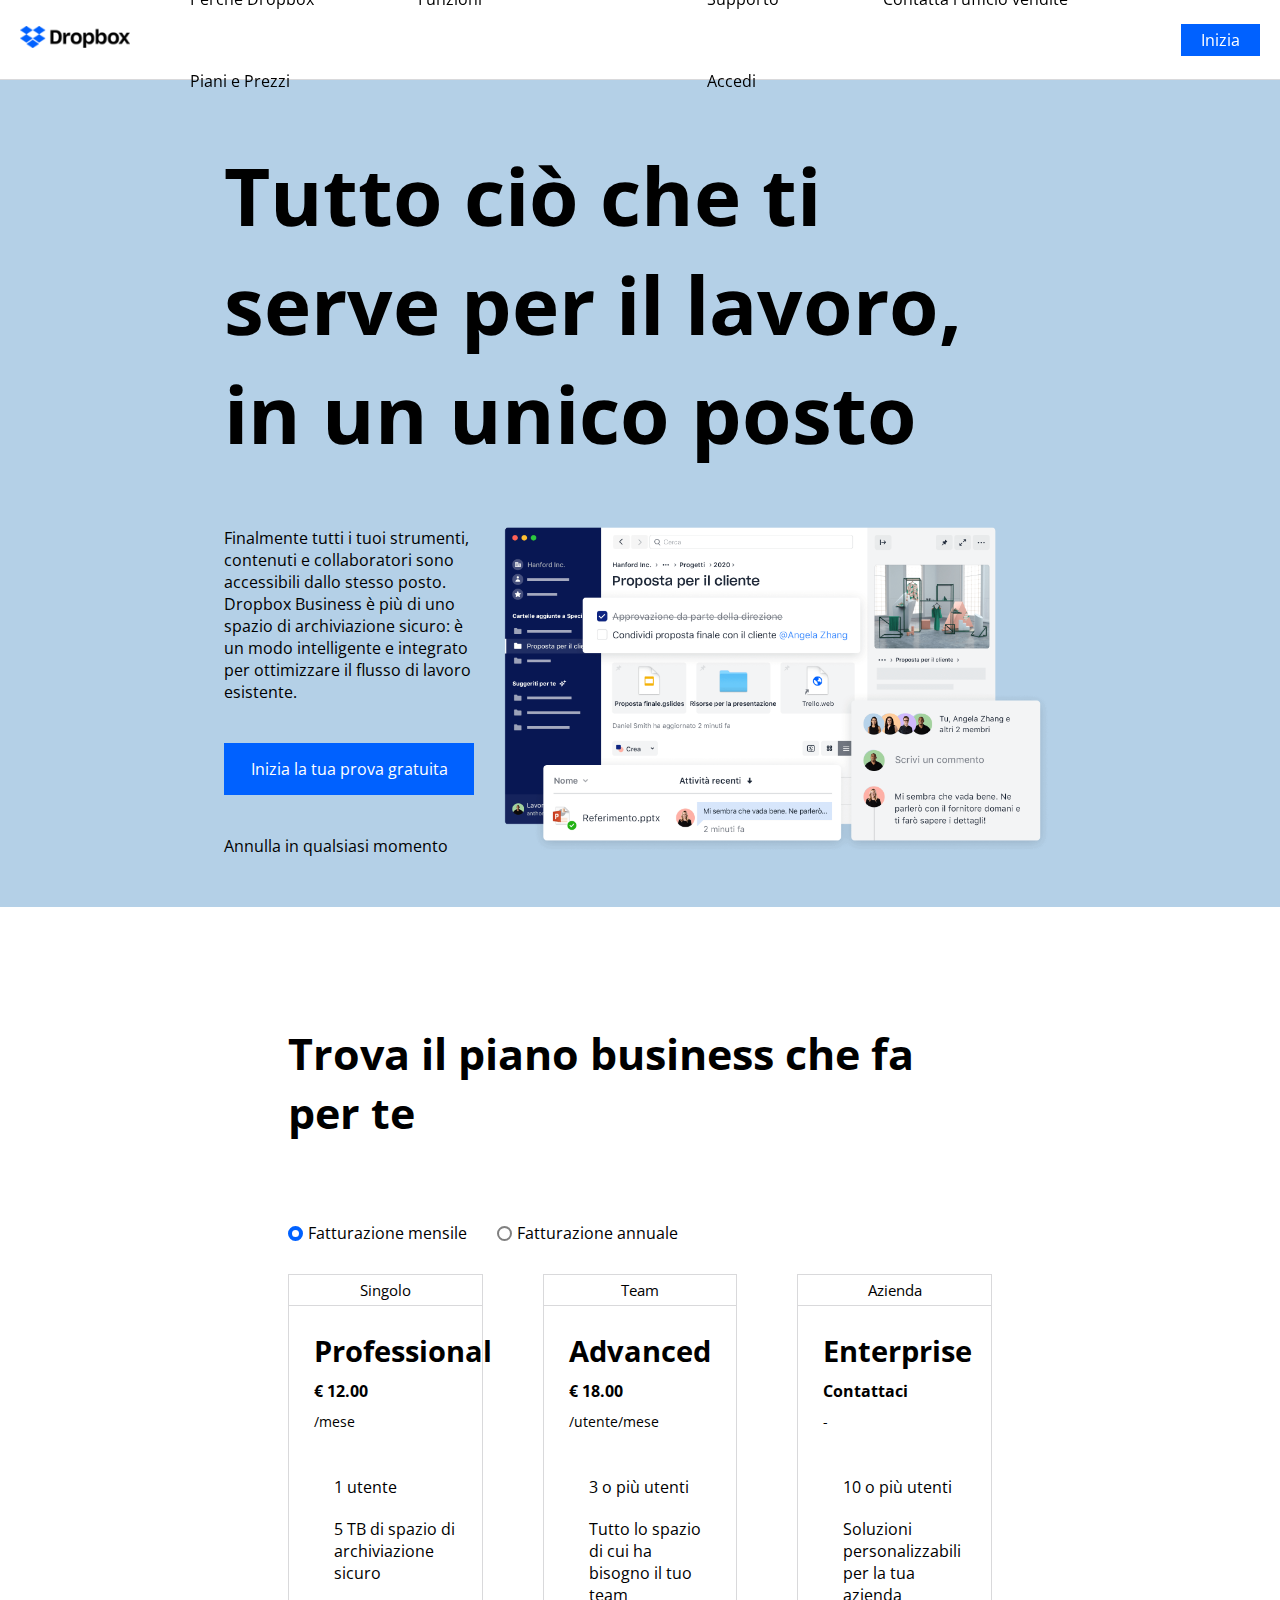
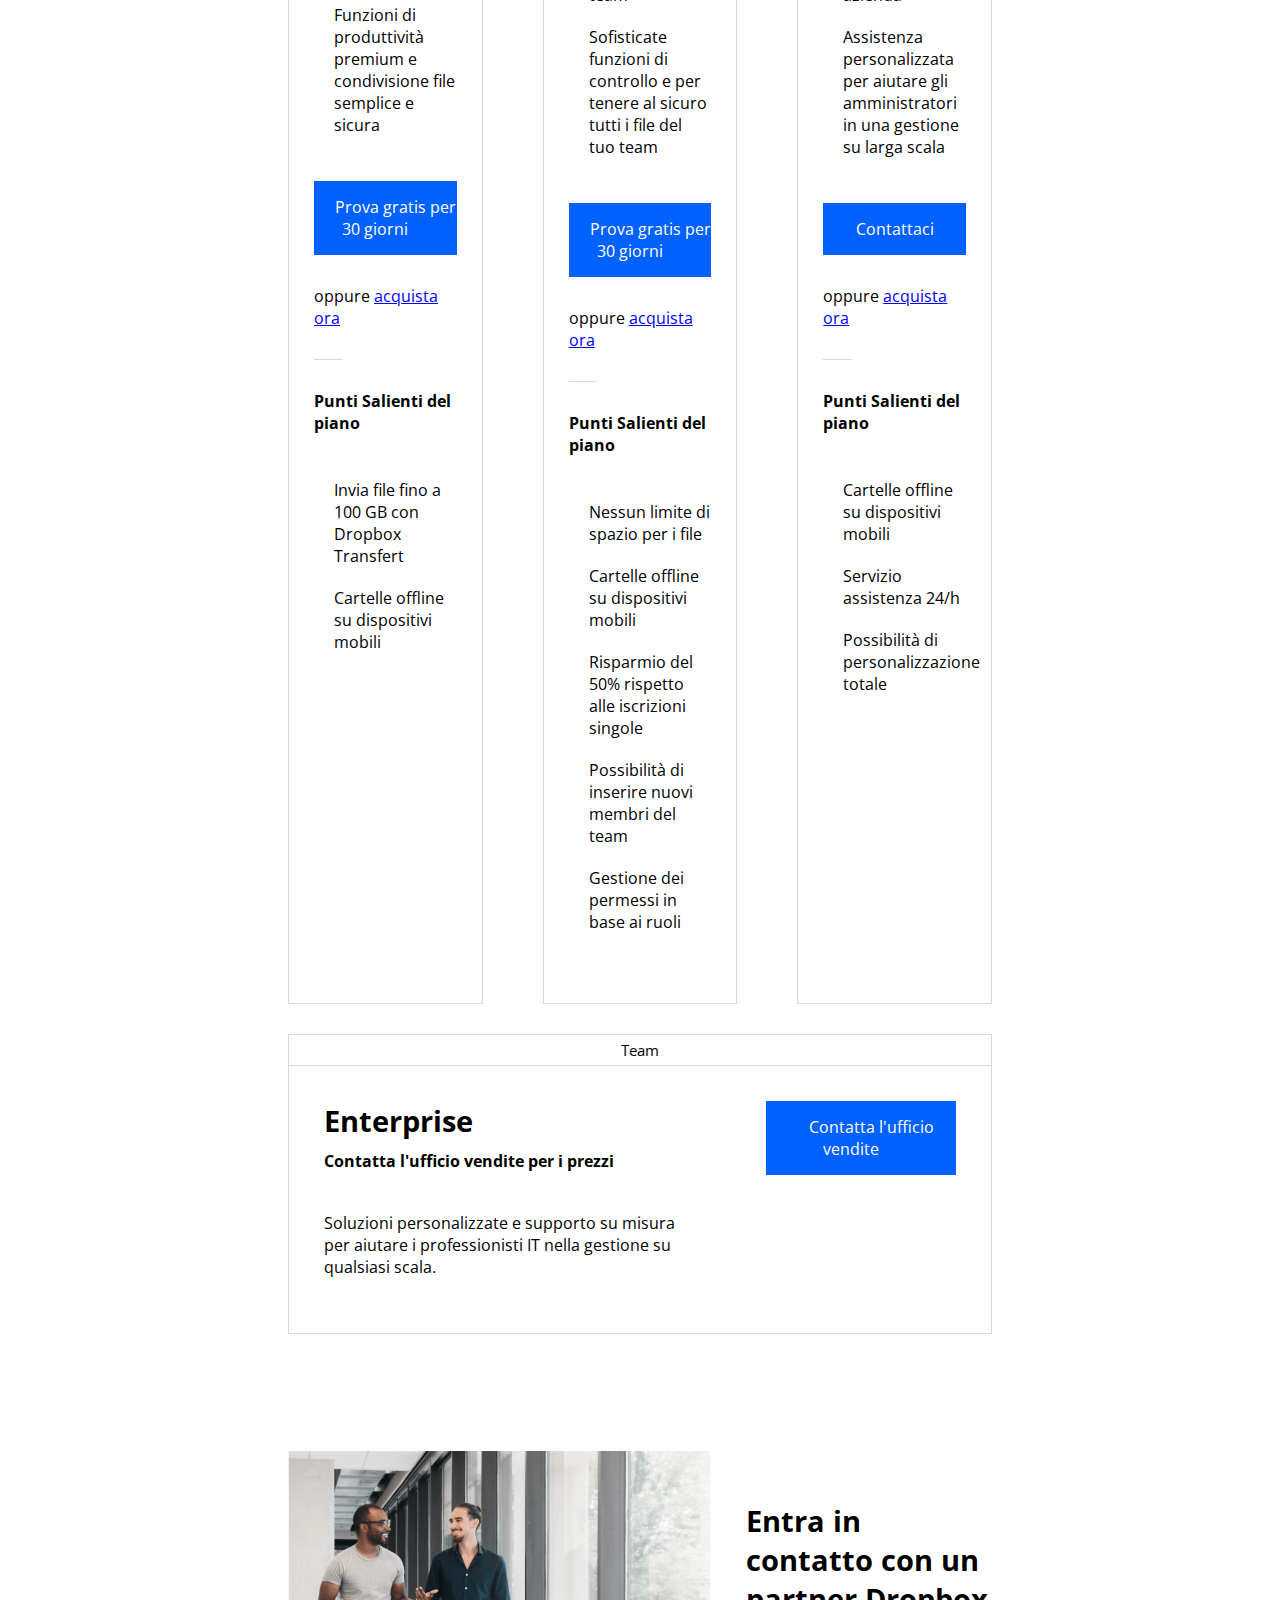
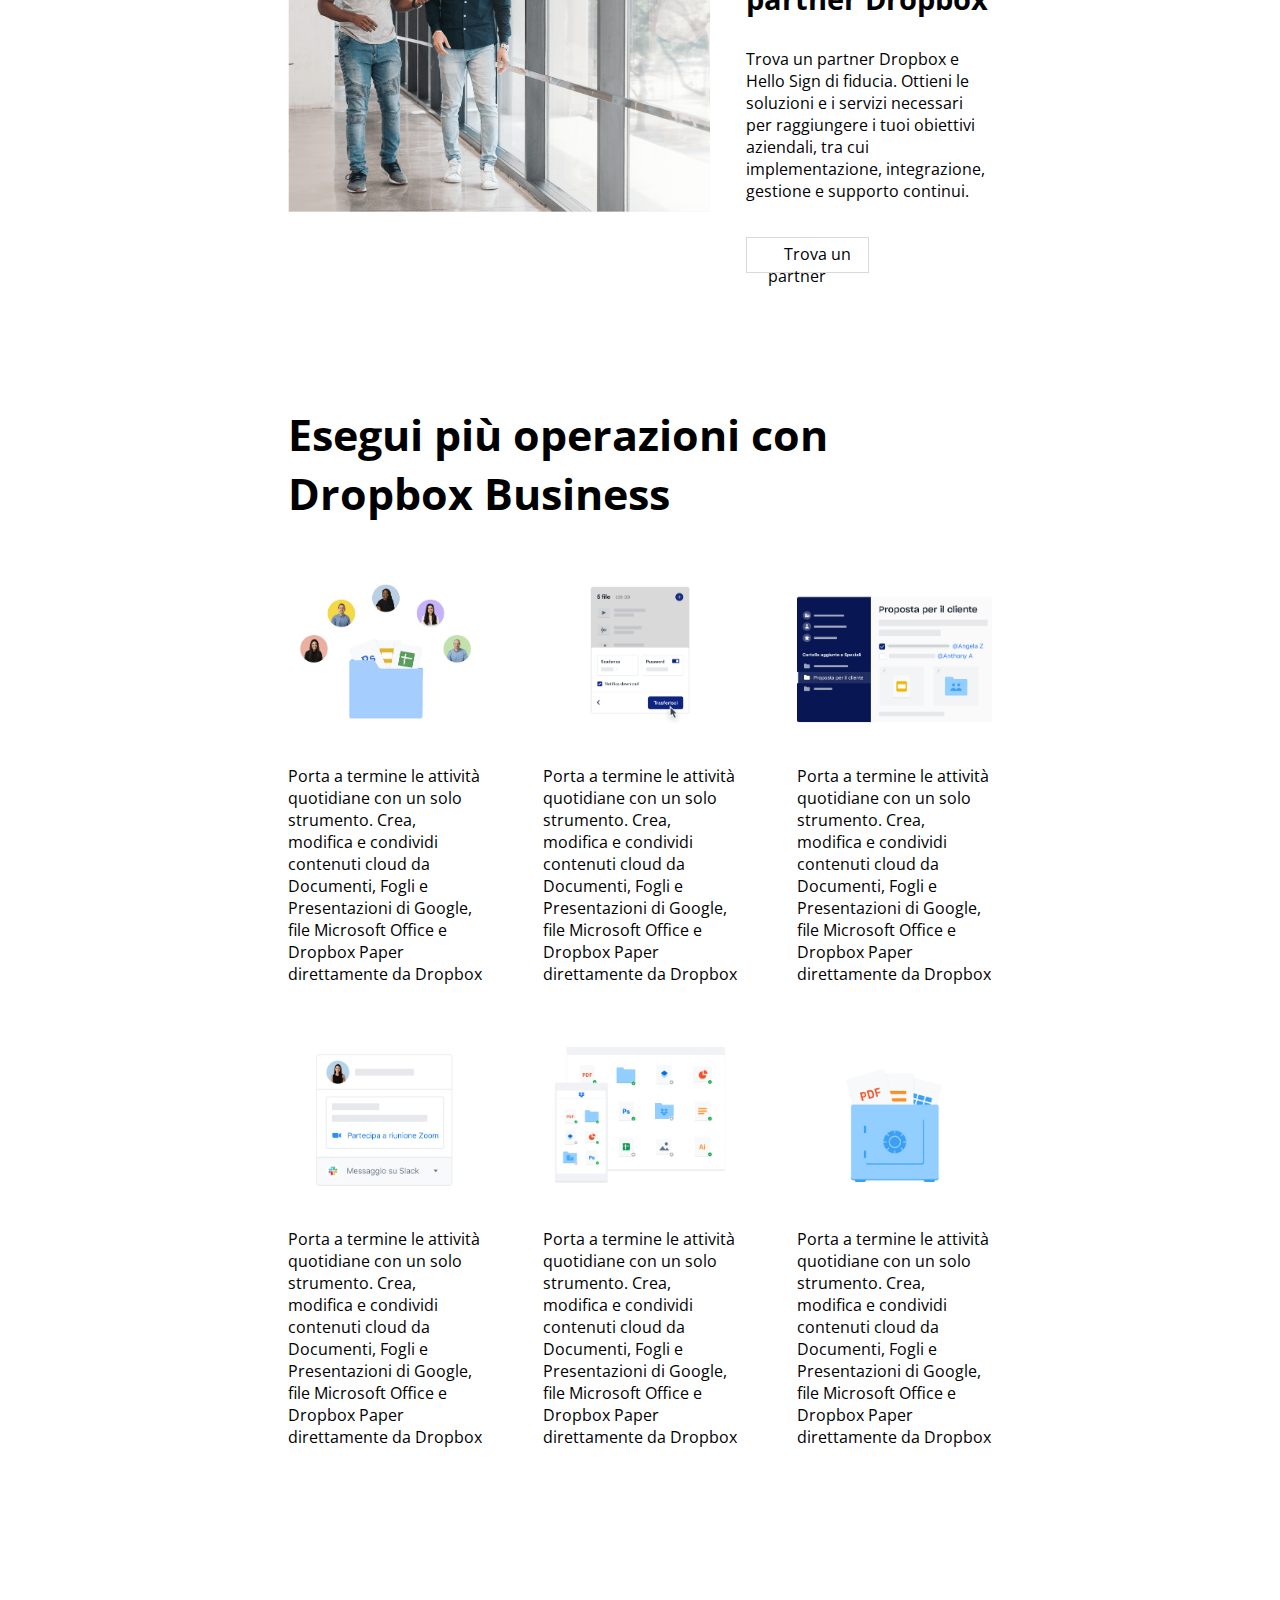
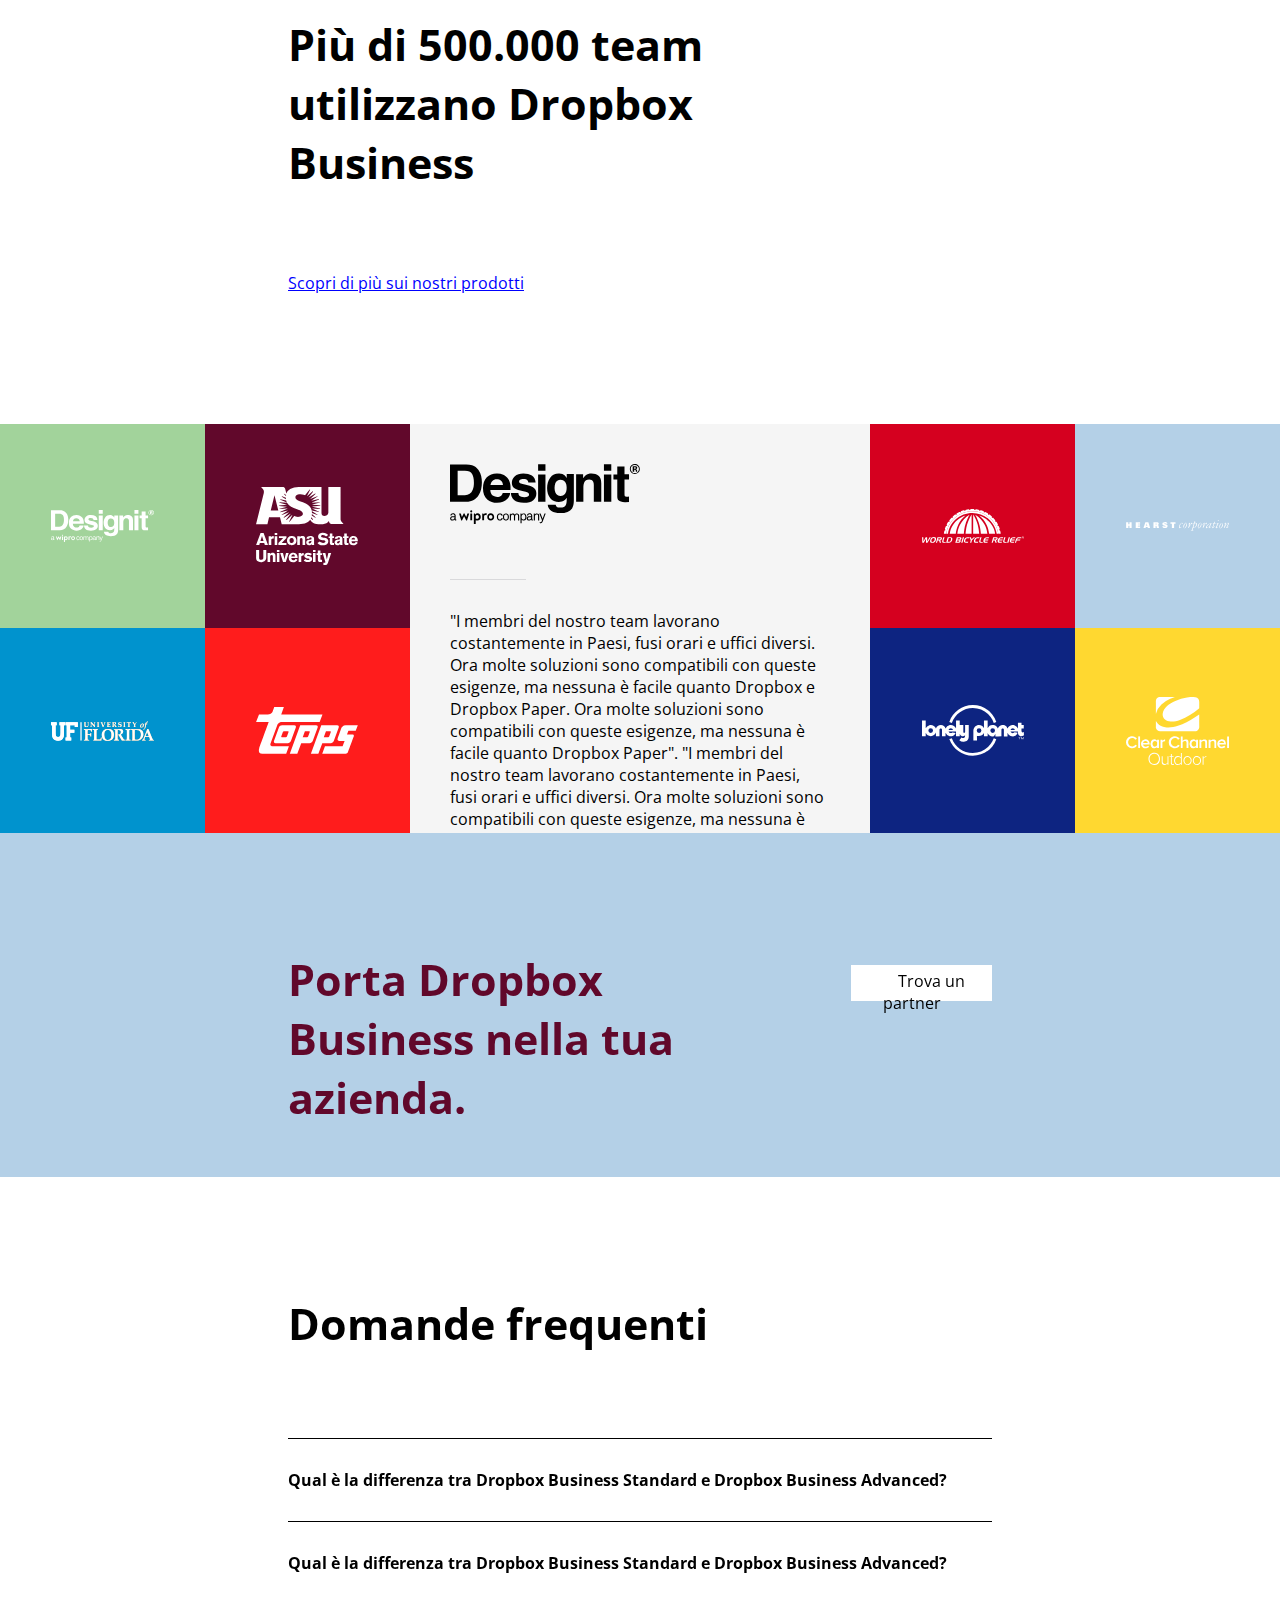
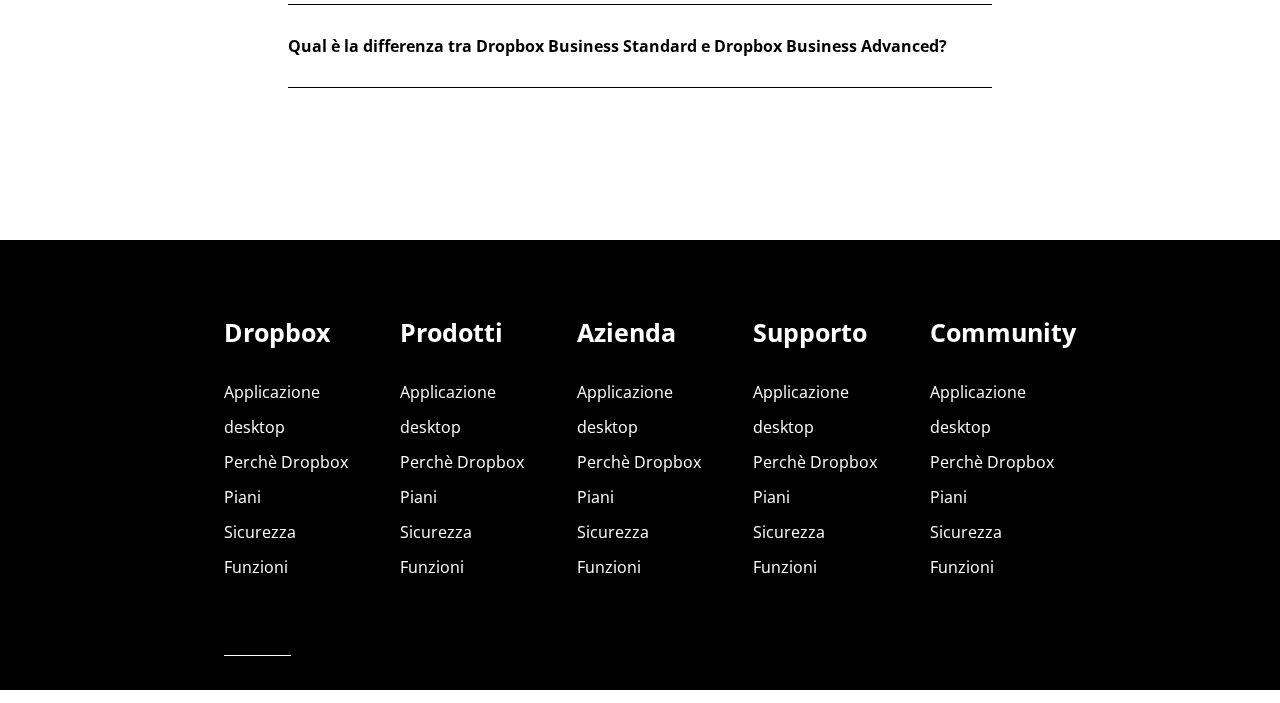
<file: index.html>
<!DOCTYPE html>
<html lang="en">

<head>
    <meta charset="UTF-8">
    <meta http-equiv="X-UA-Compatible" content="IE=edge">
    <meta name="viewport" content="width=device-width, initial-scale=1.0">
    <link rel="icon" type="image/x-icon" href="https://www.dropbox.com/static/30168/images/favicon.ico">
    <link rel="stylesheet" href="https://cdnjs.cloudflare.com/ajax/libs/font-awesome/6.1.1/css/all.min.css"
        integrity="sha512-KfkfwYDsLkIlwQp6LFnl8zNdLGxu9YAA1QvwINks4PhcElQSvqcyVLLD9aMhXd13uQjoXtEKNosOWaZqXgel0g=="
        crossorigin="anonymous" referrerpolicy="no-referrer" />
    <link rel="stylesheet" href="./css/style.css">
    <title>Dropbox</title>
</head>

<body>
    <header>
        <div class="txt-head">
            <div class="logo">
                <a href="index.html">
                    <img src="./img/logo-small.png" alt="head logo">
                </a>
            </div>
            <div class="ul-head">
                <ul>
                    <li class="dropdown"><a href="#" >Perchè Dropbox</a>
                        <div class="dropdown-content">
                            <div class="cont-drop">
                                <ul>
                                    <li class="price">Panoramica</li>
                                    <li>Storie di clienti</li>
                                    <li>Come interagiamo</li>
                                    <li>Fai di più che archiviare</li>
                                </ul>
                            </div>
                            <div class="cont-drop">
                                <ul>
                                    <li class="price">Panoramica</li>
                                    <li>Storie di clienti</li>
                                    <li>Come interagiamo</li>
                                    <li>Fai di più che archiviare</li>
                                </ul>
                            </div>
                        </div>
                    </li>
                    <li><a href="./funzioni.html">Funzioni</a></li>
                    <li><a href="#">Piani e Prezzi</a>
                    </li>
                </ul>
            </div>
        </div>
        <div class="txt-head">
            <div class="ul-head">
                <ul>
                    <li><a href="#">Supporto</a></li>
                    <li><a href="#">Contatta l'ufficio vendite</a></li>
                    <li><a href="#">Accedi</a></li>
                </ul>
            </div>
            <div class="btn"><a href="#">Inizia</a></div>
        </div>
    </header>
    <main>
        <section class="jumbo">
            <div class="cont">
                <h1>Tutto ciò che ti serve per il lavoro, in un unico posto</h1>
                <div class="flex-wrap-space">
                    <div class="txt-jumbo">
                        <p>Finalmente tutti i tuoi strumenti, contenuti e collaboratori sono accessibili dallo stesso
                            posto.<br>
                            Dropbox Business è più di uno spazio di archiviazione sicuro: è un modo intelligente e
                            integrato per ottimizzare il flusso di lavoro esistente.
                        </p>
                        <div class="btn btn-width"><a href="#">Inizia la tua prova gratuita</a></div>
                        <p>Annulla in qualsiasi momento</p>
                        <div class="arrow pad-top50"><a href="#anchor-section"><i class="fa-solid fa-arrow-down"></i></a></div>
                    </div>
                    <div class="img-jumbo"><img src="./img/jumbo.png" alt="jumbo img"></div>
                </div>
            </div>
        </section>
        <section>
            <div class="container pad-top13">
                <div class="div-title pad-bot50">Trova il piano business che fa per te</div>
                <div class="fake-radio">
                    <div class="radio checked"></div><span class="txt-radio"> Fatturazione mensile</span>
                    <div class="radio unchecked"></div><span class="txt-radio"> Fatturazione annuale</span>
                </div>
                <div class="flex-wrap-space">
                    <div class="column border-all">
                        <div class="head-column border-bot">
                            <i class="fa-solid fa-user"></i> Singolo
                        </div>
                        <div class="main-column">
                            <div class="column-title">Professional</div>
                            <div class="price">€ 12.00</div>
                            <div class="deadline">/mese</div>
                            <div class="list">
                                <ul>
                                    <li class="user"> 1 utente</li>
                                    <li class="folder"> 5 TB di spazio di archiviazione sicuro</li>
                                    <li class="share"> Funzioni di produttività premium e condivisione file semplice e
                                        sicura</li>
                                </ul>
                            </div>
                            <div class="btn btn-width-small"><a href="#">Prova gratis per 30 giorni</a></div>
                            <div class="link-column">oppure <a href="#">acquista ora</a></div>
                            <div class="small-line"></div>
                            <div class="low-title pad-top30">Punti Salienti del piano</div>
                            <div class="list">
                                <ul>
                                    <li class="tick"> Invia file fino a 100 GB con Dropbox Transfert</li>
                                    <li class="tick"> Cartelle offline su dispositivi mobili</li>
                                </ul>
                            </div>
                        </div>
                    </div>
                    <div class="column border-all">
                        <div class="head-column border-bot">
                            <i class="fa-solid fa-people-group"></i> Team
                        </div>
                        <div class="main-column">
                            <div class="column-title">Advanced</div>
                            <div class="price">€ 18.00</div>
                            <div class="deadline">/utente/mese</div>
                            <div class="list">
                                <ul>
                                    <li class="users"> 3 o più utenti</li>
                                    <li class="folder"> Tutto lo spazio di cui ha bisogno il tuo team</li>
                                    <li class="share"> Sofisticate funzioni di controllo e per tenere al sicuro tutti i
                                        file del tuo team</li>
                                </ul>
                            </div>
                            <div class="btn btn-width-small"><a href="#">Prova gratis per 30 giorni</a></div>
                            <div class="link-column">oppure <a href="#">acquista ora</a></div>
                            <div class="small-line"></div>
                            <div class="low-title pad-top30">Punti Salienti del piano</div>
                            <div class="list">
                                <ul>
                                    <li class="tick"> Nessun limite di spazio per i file</li>
                                    <li class="tick"> Cartelle offline su dispositivi mobili</li>
                                    <li class="tick"> Risparmio del 50% rispetto alle iscrizioni singole</li>
                                    <li class="tick"> Possibilità di inserire nuovi membri del team</li>
                                    <li class="tick"> Gestione dei permessi in base ai ruoli</li>
                                </ul>
                            </div>
                        </div>
                    </div>
                    <div class="column border-all">
                        <div class="head-column border-bot">
                            <i class="fa-solid fa-building"></i> Azienda
                        </div>
                        <div class="main-column">
                            <div class="column-title">Enterprise</div>
                            <div class="price">Contattaci</div>
                            <div class="deadline">-</div>
                            <div class="list">
                                <ul>
                                    <li class="user"> 10 o più utenti</li>
                                    <li class="folder"> Soluzioni personalizzabili per la tua azienda</li>
                                    <li class="share"> Assistenza personalizzata per aiutare gli amministratori in una
                                        gestione su larga scala</li>
                                </ul>
                            </div>
                            <div class="btn btn-width-small"><a href="#">Contattaci</a></div>
                            <div class="link-column">oppure <a href="#">acquista ora</a></div>
                            <div class="small-line"></div>
                            <div class="low-title pad-top30">Punti Salienti del piano</div>
                            <div class="list">
                                <ul>
                                    <li class="tick"> Cartelle offline su dispositivi mobili</li>
                                    <li class="tick"> Servizio assistenza 24/h</li>
                                    <li class="tick"> Possibilità di personalizzazione totale</li>
                                </ul>
                            </div>
                        </div>
                    </div>
                </div>
                <div class="border-all">
                    <div class="head-column border-bot ">
                        <i class="fa-solid fa-building"></i> Team
                    </div>
                    <div class="cont-small-table">
                        <div class="txt-small-table">
                            <div class="column-title">Enterprise</div>
                            <div class="price">Contatta l'ufficio vendite per i prezzi</div>
                            <div class="txt-table">
                                Soluzioni personalizzate e supporto su misura per aiutare i professionisti IT nella
                                gestione su qualsiasi scala.
                            </div>
                        </div>
                        <div class="btn-table">
                            <div class="btn btn-width-small"><a href="#">Contatta l'ufficio vendite</a></div>
                        </div>
                    </div>
                </div>
            </div>
        </section>
        <section>
            <div class="container flex-cont pad-top13" id="anchor-section">
                <div class="img-section"><img src="./img/partner.png" alt="partner"></div>
                <div class="txt-section pad-top50">
                    <div class="column-title">Entra in contatto con un partner Dropbox</div>
                    <div class="txt-table">Trova un partner Dropbox e Hello Sign di fiducia. Ottieni le soluzioni e i
                        servizi necessari per raggiungere i tuoi obiettivi aziendali, tra cui implementazione,
                        integrazione, gestione e supporto continui.</div>
                    <div class="btn-section border-all"><a href="#">Trova un partner</a></div>
                </div>
            </div>
        </section>
        <section>
            <div class="container pad-top13">
                <div class="div-title pad-bot50">Esegui più operazioni con Dropbox Business</div>
                <div class="flex-wrap-space">
                    <div class="column">
                        <div><img src="./img/business-feature-switching-tools.png" alt="switch tool">
                        </div>
                        <div class="txt-table">Porta a termine le attività quotidiane con un solo strumento. Crea,
                            modifica e condividi contenuti cloud da Documenti, Fogli e Presentazioni di Google, file
                            Microsoft Office e Dropbox Paper direttamente da Dropbox
                        </div>
                    </div>
                    <div class="column">
                        <div><img src="./img/business-feature-send-files-it.png" alt="switch tool">
                        </div>
                        <div class="txt-table">Porta a termine le attività quotidiane con un solo strumento. Crea,
                            modifica e condividi contenuti cloud da Documenti, Fogli e Presentazioni di Google, file
                            Microsoft Office e Dropbox Paper direttamente da Dropbox
                        </div>
                    </div>
                    <div class="column">
                        <div><img src="./img/business-feature-coordinate-it.png" alt="switch tool">
                        </div>
                        <div class="txt-table">Porta a termine le attività quotidiane con un solo strumento. Crea,
                            modifica e condividi contenuti cloud da Documenti, Fogli e Presentazioni di Google, file
                            Microsoft Office e Dropbox Paper direttamente da Dropbox
                        </div>
                    </div>
                    <div class="column">
                        <div><img src="./img/business-feature-integrations-it.png" alt="switch tool">
                        </div>
                        <div class="txt-table">Porta a termine le attività quotidiane con un solo strumento. Crea,
                            modifica e condividi contenuti cloud da Documenti, Fogli e Presentazioni di Google, file
                            Microsoft Office e Dropbox Paper direttamente da Dropbox
                        </div>
                    </div>
                    <div class="column">
                        <div><img src="./img/business-feature-multi-device.png" alt="switch tool">
                        </div>
                        <div class="txt-table">Porta a termine le attività quotidiane con un solo strumento. Crea,
                            modifica e condividi contenuti cloud da Documenti, Fogli e Presentazioni di Google, file
                            Microsoft Office e Dropbox Paper direttamente da Dropbox
                        </div>
                    </div>
                    <div class="column">
                        <div><img src="./img/business-feature-security.png" alt="switch tool">
                        </div>
                        <div class="txt-table">Porta a termine le attività quotidiane con un solo strumento. Crea,
                            modifica e condividi contenuti cloud da Documenti, Fogli e Presentazioni di Google, file
                            Microsoft Office e Dropbox Paper direttamente da Dropbox
                        </div>
                    </div>
                </div>
            </div>
        </section>
        <section>
            <div class="container pad-top13">
                <div class="img-section div-title pad-bot50">Più di 500.000 team utilizzano Dropbox Business</div>
                <div class="link-column"><a href="#">Scopri di più sui nostri prodotti</a></div>
            </div>
        </section>
        <section class="square-section">
            <div class=" flex-square">
                <div class="square card-1">
                    <img src="./img/designit.svg" alt="designit-logo">
                </div>
                <div class="square card-2">
                    <img src="./img/arizona_state_university.svg" alt="asu-logo">
                </div>
                <div class="square card-3">
                    <img src="./img/university_of_florida.svg" alt="florida-logo">
                </div>
                <div class="square card-4">
                    <img src="./img/topps.svg" alt="topps-logo">
                </div>
            </div>
            <div class="cont-square">
                <div class="logo-central-card pad-bot50">
                    <img src="./img/designit.svg" alt="logo-designit">
                </div>
                <div class="small-line"></div>
                <div class="txt-table">"I membri del nostro team lavorano costantemente in Paesi, fusi orari e uffici
                    diversi. Ora molte soluzioni sono compatibili con queste esigenze, ma nessuna è facile quanto
                    Dropbox e Dropbox Paper. Ora molte soluzioni sono compatibili con queste esigenze, ma nessuna è
                    facile quanto Dropbox Paper".
                    "I membri del nostro team lavorano costantemente in Paesi, fusi orari e uffici
                    diversi. Ora molte soluzioni sono compatibili con queste esigenze, ma nessuna è facile quanto
                    Dropbox e Dropbox Paper. Ora molte soluzioni sono compatibili con queste esigenze, ma nessuna è
                    facile quanto Dropbox Paper".
                    "I membri del nostro team lavorano costantemente in Paesi, fusi orari e uffici
                    diversi. Ora molte soluzioni sono compatibili con queste esigenze, ma nessuna è facile quanto
                    Dropbox e Dropbox Paper. Ora molte soluzioni sono compatibili con queste esigenze, ma nessuna è
                    facile quanto Dropbox Paper".
                    "I membri del nostro team lavorano costantemente in Paesi, fusi orari e uffici
                    diversi. Ora molte soluzioni sono compatibili con queste esigenze, ma nessuna è facile quanto
                    Dropbox e Dropbox Paper. Ora molte soluzioni sono compatibili con queste esigenze, ma nessuna è
                    facile quanto Dropbox Paper".
                    "I membri del nostro team lavorano costantemente in Paesi, fusi orari e uffici
                    diversi. Ora molte soluzioni sono compatibili con queste esigenze, ma nessuna è facile quanto
                    Dropbox e Dropbox Paper. Ora molte soluzioni sono compatibili con queste esigenze, ma nessuna è
                    facile quanto Dropbox Paper".
                    "I membri del nostro team lavorano costantemente in Paesi, fusi orari e uffici
                    diversi. Ora molte soluzioni sono compatibili con queste esigenze, ma nessuna è facile quanto
                    Dropbox e Dropbox Paper. Ora molte soluzioni sono compatibili con queste esigenze, ma nessuna è
                    facile quanto Dropbox Paper".
                </div>
                <div class="txt-table">Morten Thosen, Global IT Lead</div>
            </div>
            <div class=" flex-square">
                <div class="square card-5">
                    <img src="./img/world_bicycle_relief.svg" alt="bicycle-logo">
                </div>
                <div class="square card-6">
                    <img src="./img/hearst_corp.svg" alt="hearst-logo">
                </div>
                <div class="square card-7">
                    <img src="./img/lonely_planet.svg" alt="lonely-logo">
                </div>
                <div class="square card-8">
                    <img src="./img/clear_channel.svg" alt="clear-logo">
                </div>
            </div>
        </section>
        <section class="jumbo">
            <div class="container pad-top13 flex-cont">
                <div class="img-section div-title color-txt pad-bot50">Porta Dropbox Business nella tua azienda.</div>
                <div class="btn-section"><a href="#">Trova un partner</a></div>
            </div>
        </section>
        <section>
            <div class="container pad-top13 pad-bot13">
                <div class="div-title pad-bot50">
                    Domande frequenti
                </div>
                <div class="list">
                    <ul>
                        <li>Qual è la differenza tra Dropbox Business Standard e Dropbox Business Advanced?
                            <div class="arrow-answer"><i class="fa-solid fa-angle-down"></i></div>
                            <div class="arrow-answer-up"><i class="fa-solid fa-angle-up"></i></div>
                            <div class="answer">Lorem ipsum dolor sit amet consectetur adipisicing elit. Suscipit voluptates quam molestiae necessitatibus veritatis! Iusto sapiente temporibus rem atque harum deserunt optio veniam quas. In saepe vitae excepturi laboriosam quas!</div>
                        </li>
                        <li>Qual è la differenza tra Dropbox Business Standard e Dropbox Business Advanced?
                            <div class="arrow-answer"><i class="fa-solid fa-angle-down"></i></div>
                            <div class="arrow-answer-up"><i class="fa-solid fa-angle-up"></i></div>
                            <div class="answer">Lorem ipsum dolor sit amet consectetur adipisicing elit. Suscipit voluptates quam molestiae necessitatibus veritatis! Iusto sapiente temporibus rem atque harum deserunt optio veniam quas. In saepe vitae excepturi laboriosam quas!</div>
                        </li>
                        <li>Qual è la differenza tra Dropbox Business Standard e Dropbox Business Advanced?
                            <div class="arrow-answer"><i class="fa-solid fa-angle-down"></i></div>
                            <div class="arrow-answer-up"><i class="fa-solid fa-angle-up"></i></div>
                            <div class="answer">Lorem ipsum dolor sit amet consectetur adipisicing elit. Suscipit voluptates quam molestiae necessitatibus veritatis! Iusto sapiente temporibus rem atque harum deserunt optio veniam quas. In saepe vitae excepturi laboriosam quas!</div>
                        </li>
                    </ul>
                </div>
            </div>
        </section>
    </main>
    <footer>
        <div class="cont flex-wrap-space">
            <div class="pad-top50 list-footer">
                <ul>
                    <li class="foot-li-title">Dropbox</li>
                    <li><a href="#">Applicazione desktop</a></li>
                    <li><a href="#">Perchè Dropbox</a></li>
                    <li><a href="#">Piani</a></li>
                    <li><a href="#">Sicurezza</a></li>
                    <li><a href="#">Funzioni</a></li>
                </ul>
            </div>
            <div class="pad-top50 list-footer">
                <ul>
                    <li class="foot-li-title">Prodotti</li>
                    <li><a href="#">Applicazione desktop</a></li>
                    <li><a href="#">Perchè Dropbox</a></li>
                    <li><a href="#">Piani</a></li>
                    <li><a href="#">Sicurezza</a></li>
                    <li><a href="#">Funzioni</a></li>
                </ul>
            </div>
            <div class="pad-top50 list-footer">
                <ul>
                    <li class="foot-li-title">Azienda</li>
                    <li><a href="#">Applicazione desktop</a></li>
                    <li><a href="#">Perchè Dropbox</a></li>
                    <li><a href="#">Piani</a></li>
                    <li><a href="#">Sicurezza</a></li>
                    <li><a href="#">Funzioni</a></li>
                </ul>
            </div>
            <div class="pad-top50 list-footer">
                <ul>
                    <li class="foot-li-title">Supporto</li>
                    <li><a href="#">Applicazione desktop</a></li>
                    <li><a href="#">Perchè Dropbox</a></li>
                    <li><a href="#">Piani</a></li>
                    <li><a href="#">Sicurezza</a></li>
                    <li><a href="#">Funzioni</a></li>
                </ul>
            </div>
            <div class="pad-top50 list-footer">
                <ul>
                    <li class="foot-li-title">Community</li>
                    <li><a href="#">Applicazione desktop</a></li>
                    <li><a href="#">Perchè Dropbox</a></li>
                    <li><a href="#">Piani</a></li>
                    <li><a href="#">Sicurezza</a></li>
                    <li><a href="#">Funzioni</a></li>
                </ul>
            </div>
        </div>
        <div class="cont">
            <div class="line-foot"></div>
        </div>
        <div class="cont">
            <div class="txt-lang pad-top30"><i class="fa-solid fa-earth-africa"></i> Italiano <i class="fa-solid fa-angle-up"></i></div>
        </div>
    </footer>
</body>

</html>
</file>
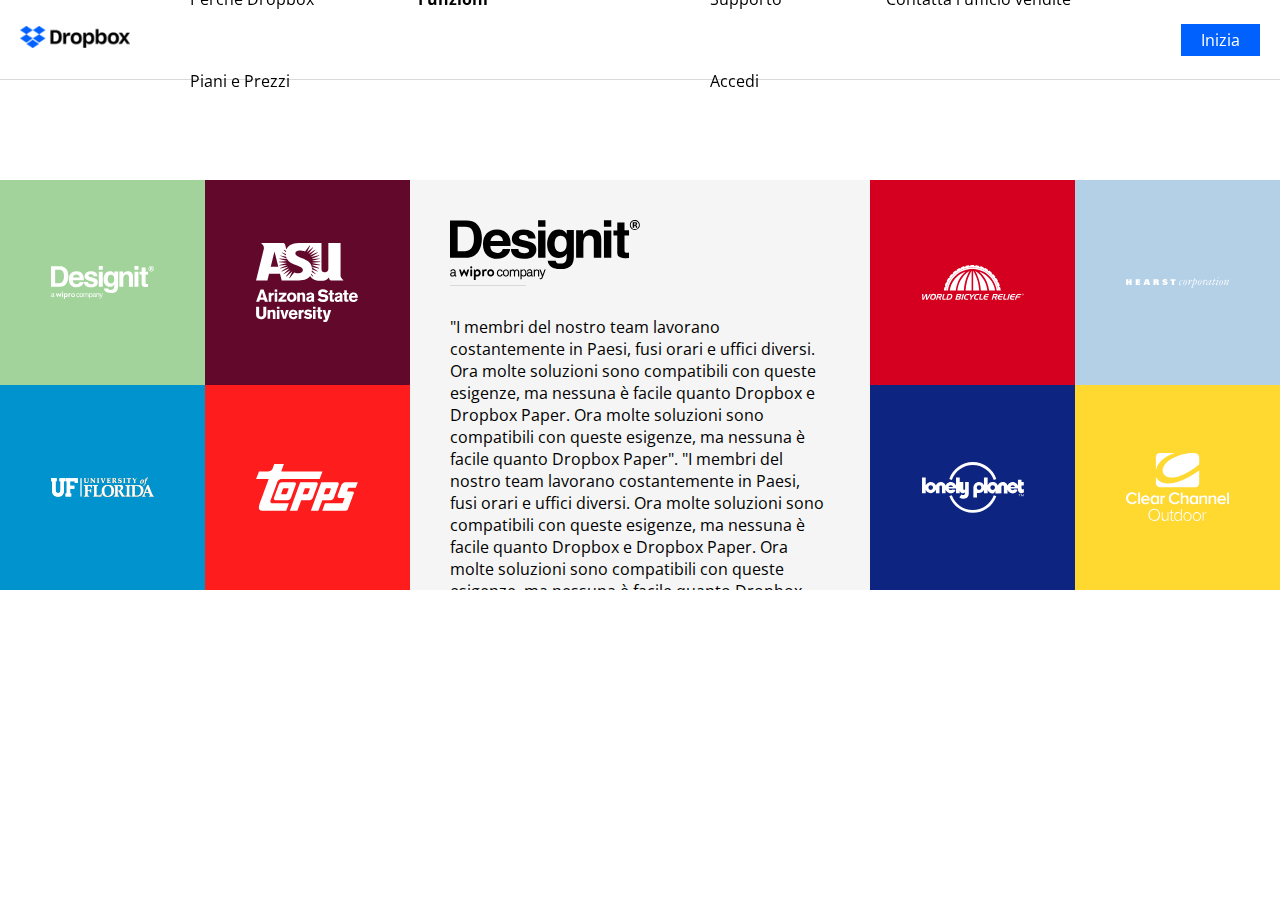
<file: funzioni.html>
<!DOCTYPE html>
<html lang="en">
<head>
    <meta charset="UTF-8">
    <meta http-equiv="X-UA-Compatible" content="IE=edge">
    <meta name="viewport" content="width=device-width, initial-scale=1.0">
    <link rel="icon" type="image/x-icon" href="https://www.dropbox.com/static/30168/images/favicon.ico">
    <link rel="stylesheet" href="https://cdnjs.cloudflare.com/ajax/libs/font-awesome/6.1.1/css/all.min.css"
        integrity="sha512-KfkfwYDsLkIlwQp6LFnl8zNdLGxu9YAA1QvwINks4PhcElQSvqcyVLLD9aMhXd13uQjoXtEKNosOWaZqXgel0g=="
        crossorigin="anonymous" referrerpolicy="no-referrer" />
    <link rel="stylesheet" href="./css/style.css">
    <title>Document</title>
</head>
<body>
    <header>
        <div class="txt-head">
            <div class="logo">
                <a href="index.html">
                    <img src="./img/logo-small.png" alt="head logo">
                </a>
            </div>
            <div class="ul-head">
                <ul>
                    <li><a href="#">Perchè Dropbox</a></li>
                    <li><a href="./funzioni.html" class="selected">Funzioni</a></li>
                    <li><a href="#">Piani e Prezzi</a></li>
                </ul>
            </div>
        </div>
        <div class="txt-head">
            <div class="ul-head">
                <ul>
                    <li><a href="#">Supporto</a></li>
                    <li><a href="#">Contatta l'ufficio vendite</a></li>
                    <li><a href="#">Accedi</a></li>
                </ul>
            </div>
            <div class="btn"><a href="#">Inizia</a></div>
        </div>
    </header>
    <main>
        <section class="square-section">
            <div class=" flex-square">
                <div class="square card-1">
                    <img src="./img/designit.svg" alt="designit-logo">
                </div>
                <div class="square card-2">
                    <img src="./img/arizona_state_university.svg" alt="asu-logo">
                </div>
                <div class="square card-3">
                    <img src="./img/university_of_florida.svg" alt="florida-logo">
                </div>
                <div class="square card-4">
                    <img src="./img/topps.svg" alt="topps-logo">
                </div>
            </div>
            <div class="cont-square">
                <div class="logo-central-card">
                    <img src="./img/designit.svg" alt="logo-designit">
                </div>
                <div class="small-line"></div>
                <div class="txt-table">"I membri del nostro team lavorano costantemente in Paesi, fusi orari e uffici
                    diversi. Ora molte soluzioni sono compatibili con queste esigenze, ma nessuna è facile quanto
                    Dropbox e Dropbox Paper. Ora molte soluzioni sono compatibili con queste esigenze, ma nessuna è
                    facile quanto Dropbox Paper".
                    "I membri del nostro team lavorano costantemente in Paesi, fusi orari e uffici
                    diversi. Ora molte soluzioni sono compatibili con queste esigenze, ma nessuna è facile quanto
                    Dropbox e Dropbox Paper. Ora molte soluzioni sono compatibili con queste esigenze, ma nessuna è
                    facile quanto Dropbox Paper".
                    "I membri del nostro team lavorano costantemente in Paesi, fusi orari e uffici
                    diversi. Ora molte soluzioni sono compatibili con queste esigenze, ma nessuna è facile quanto
                    Dropbox e Dropbox Paper. Ora molte soluzioni sono compatibili con queste esigenze, ma nessuna è
                    facile quanto Dropbox Paper".
                    "I membri del nostro team lavorano costantemente in Paesi, fusi orari e uffici
                    diversi. Ora molte soluzioni sono compatibili con queste esigenze, ma nessuna è facile quanto
                    Dropbox e Dropbox Paper. Ora molte soluzioni sono compatibili con queste esigenze, ma nessuna è
                    facile quanto Dropbox Paper".
                    "I membri del nostro team lavorano costantemente in Paesi, fusi orari e uffici
                    diversi. Ora molte soluzioni sono compatibili con queste esigenze, ma nessuna è facile quanto
                    Dropbox e Dropbox Paper. Ora molte soluzioni sono compatibili con queste esigenze, ma nessuna è
                    facile quanto Dropbox Paper".
                    "I membri del nostro team lavorano costantemente in Paesi, fusi orari e uffici
                    diversi. Ora molte soluzioni sono compatibili con queste esigenze, ma nessuna è facile quanto
                    Dropbox e Dropbox Paper. Ora molte soluzioni sono compatibili con queste esigenze, ma nessuna è
                    facile quanto Dropbox Paper".
                </div>
                <div class="txt-table">Morten Thosen, Global IT Lead</div>
            </div>
            <div class=" flex-square">
                <div class="square card-5">
                    <img src="./img/world_bicycle_relief.svg" alt="bicycle-logo">
                </div>
                <div class="square card-6">
                    <img src="./img/hearst_corp.svg" alt="hearst-logo">
                </div>
                <div class="square card-7">
                    <img src="./img/lonely_planet.svg" alt="lonely-logo">
                </div>
                <div class="square card-8">
                    <img src="./img/clear_channel.svg" alt="clear-logo">
                </div>
            </div>
        </section>
    </main>
</body>
</html>
</file>
<file: css/style.css>
@import url('https://fonts.googleapis.com/css2?family=Open+Sans:wght@400;600;700;800&display=swap');
*{
    padding: 0%;
    margin: 0%;
    box-sizing: border-box;
}
:root{
    --bord-col1: #D9D9DB;
    --bord-col2: grey;
    --bord-col3: black;
    --bgcolor1: white;
    --bgcolor2: #0061FF;
    --bgcolor3: #B4D0E7;
    --bgcolor4: #f5f5f5;
    --bgcolor5: #A2D39B;
    --bgcolor6: #61082B;
    --bgcolor7: #0093CE;
    --bgcolor8: #ff1c1c;
    --bgcolor9: #D5001F;
    --bgcolor10: #0d2481;
    --bgcolor11: #ffd830;
    --bgcolor12: #F2EEE8;
}
body{
    font-family: 'Open Sans', sans-serif;
}
img{
    width: 100%;
}
html { 
    scroll-behavior: smooth; 
   } 
.pad-top50{
    padding-top: 50px;
}
.pad-top30{
    padding-top: 30px;
}
.pad-top13{
    padding-top: 13vh;
}
.pad-bot13{
    padding-bottom: 13vh;
}
.pad-bot50{
    padding-bottom: 50px;
}
.border-all{
    border: 1px solid var(--bord-col1);
}
.border-bot{
    border-bottom: 1px solid var(--bord-col1);
}
/* header */
header{
    padding: 0 20px;
    display: flex;
    justify-content: space-between;
    align-items: center;
    height: 80px;
    position: fixed;
    width: 100%;
    z-index: 1;
    border-bottom: 1px solid var(--bord-col1);
    background-color: var(--bgcolor1);
}
.logo{
    padding-right: 10px;
}
.txt-head{
    display: flex;
    align-items: center;
}
.ul-head ul li{
    display: inline-block;
    list-style: none;
    padding: 30px;
}
.ul-head ul li a,
.btn a,
.btn-section a
{
    text-decoration: none;
    padding: 30px 20px;
    color: black;
}
.ul-head ul li a:hover{
    border-bottom: solid 3px var(--bord-col3);
}
.btn{
    background-color: var(--bgcolor2);
    padding: 5px 0;
    text-align: center;
}
.btn a{
    color: white;
}
/* main */
main{
    padding-top: 80px;
}
.jumbo{
    background-color: var(--bgcolor3); 
}
.cont{
    max-width: 65vw;
    width: 100%;  
    margin: 0 auto;
}
.cont h1{
    font-size: 80px;
    padding: 60px 0;
}
.flex-wrap-space{
    display: flex;
    flex-wrap: wrap;
    justify-content: space-between;
}
.txt-jumbo{
    width: 31%;
}
.btn-width{
    width: 250px;
    padding: 15px 0;
    margin: 40px 0;
}
.arrow{
    font-size: 50px;
}
.arrow a{
    text-decoration: none;
    color: black;
}
.img-jumbo{
    width: 69%;
    position: relative;
}
.img-jumbo img{
    position: absolute;
    top: 0%;
    left: 0%;
}
.container{
    width: 100%;
    max-width: 55vw;  
    margin: 0 auto;
    position: relative;
}
.div-title{
    font-size: 43px;
    font-weight: 700;
}
.fake-radio{
    display: flex;
    align-items: center;
    padding: 30px 0;
}
.radio{
    width: 15px;
    height: 15px;
}
.checked{
    border: var(--bgcolor2) solid 4px;
    border-radius: 100%;
}
.unchecked{
    border: var(--bord-col2) solid 2px;
    border-radius: 100%;
}
.txt-radio{
    padding: 0 30px 0 5px; 
}
.column{
    width: calc(100% / 3 - 40px);
    margin-bottom: 30px;
}
.head-column{
    text-align: center;
    padding: 5px;
    font-size: 15px;
}
.main-column{
    padding: 25px;
}
.column-title{
    font-size: 29px;
    font-weight: bold;
}
.price{
    padding: 10px 0;
    font-weight: bold;
}
.deadline{
    font-size: 14px;    
}
.list{
    padding: 35px 0;
}
.list ul li{
    list-style: none;
}
.main-column .list ul li{
    position: relative;
    padding: 10px 0 10px 20px;
}
.user::before,
.users::before,
.folder::before,
.share::before{
    color: black;
    font-family: FontAwesome;
    position: absolute;
    margin-left: -20px;
}
.user::before{
    content: " \f007";
}
.users::before{
    content: " \e533";
}
.folder::before{
    content: " \f07b";
}
.share::before{
    content: " \f1e0";
}
.btn-width-small{
    width: 100%;
    padding: 15px 0;
}
.link-column{
    padding: 30px 0px;
}
.link-column a{
    color: blue;
}
.small-line{
    border-top: solid #D9D9DB 1px;
    width: 20%;
}
.low-title{
    font-weight: bold;
}
.tick::before{
    content: " \f00c";
    font-family: FontAwesome;
    position: absolute;
    margin-left: -20px;
    color: blue;
}
.cont-small-table{
    display: flex;
    justify-content: space-between;
    padding: 35px;

}
.txt-small-table{
    width: 60%;
}
.txt-table{
    padding: 30px 0 20px 0;
}
.btn-table{
    width: 30%;
} 
.flex-cont{
    display: flex;
    justify-content: space-between;
}
.img-section{
    width: 60%;
}
.txt-section{
    width: 35%;
}
.btn-section{
    width: 50%;
    padding: 5px 0;
    text-align: center;
    margin: 15px 0;
    height: 4vh;
    background-color: white;
}
.square-section{
    padding-top: 100px;
    display: flex;
}
.cont-square{
    width: calc(100% - 64vw);
    padding: 40px;
    background-color: var(--bgcolor4);
    height: 32vw;
    overflow: auto;
}
.cont-square::-webkit-scrollbar {
    display: none;
}
.square{
    width: 16vw;
    height: 16vw;
    display: flex;
    justify-content: center;
    align-items: center;
}
.square:hover{
    border: 25px solid rgba(255, 255, 255, 0.4);
    cursor: pointer;
}
.flex-square{
    display: flex;
    flex-wrap: wrap;
    width: 32vw;
}
.square img{
    width: 50%;
    filter: invert();
}
.card-1{
    background-color: var(--bgcolor5); 
}
.card-2{
    background-color: var(--bgcolor6);
}
.card-3{
    background-color: var(--bgcolor7);
}
.card-4{
    background-color: var(--bgcolor8);
}
.card-5{
background-color: var(--bgcolor9);
}
.card-6{
    background-color: var(--bgcolor3);
}
.card-7{
    background-color: var(--bgcolor10);
}
.card-8{
    background-color: var(--bgcolor11);
}
.logo-central-card{
    width: 50%;
}
.color-txt{
    color: #61082B;
}
.jumbo .container div:last-child{
    width: 20%;
}
.pad-bot13 .list ul li{
    padding: 30px 0;
    font-weight: bold;
    border-top: 1px solid var(--bord-col3);
    cursor: pointer;
}
.pad-bot13 .list ul li:last-child{
    border-bottom: 1px solid var(--bord-col3);
}
.answer{
    font-weight: normal;
    padding-top: 20px;
    display: none;
}
.container .list ul li:hover .answer{
    display: block;
}
.arrow-answer{
    position: absolute;
    left: 90%;
}
.arrow-answer-up{
    position: absolute;
    left: 90%;
    transition: 1s;
    display: none;
}
.container .list ul li:hover .arrow-answer{
    display: none;
}
.container .list ul li:hover .arrow-answer-up{
    display: block;
}
/* footer */
footer{
    background-color: var(--bord-col3);
    color: white;
    height: 50vh;
}
.foot-li-title{
    font-weight: bold;
    font-size: 25px;
    padding: 25px 0;
}
.list-footer ul li{
    text-decoration: none;
    list-style: none;
    line-height: 35px;
}
.list-footer ul li a{
    text-decoration: none;
    color: white;
}
.list-footer{
    width: calc(100% / 5 - 40px);
}
.line-foot{
    margin-top: 70px;
    border-top: 1px solid white;
    width: 8%;   
}
.txt-lang{
    font-size: 12px;
}
/* pagina bonus */
.selected{
    font-weight: bold;
}
/* se si clicca su logo si ritorna in index */
/* Dropdown */
.dropdown{
    position: relative;
}
.dropdown:hover{
    background-color: var(--bgcolor12);
    border-radius: 10px 10px 0 0; 
}
.dropdown-content {
    display: none;
    position: absolute;
    width: 30vw;
    top: 80px;
    left: 0px;
    background-color: var(--bgcolor12);
    z-index: 1;
}
.dropdown:hover .dropdown-content {
    display: flex;
    border-radius: 0 10px 10px 10px ; 
}
.dropdown-content .cont-drop ul li{
    padding: 10px 50px;
}
</file>
